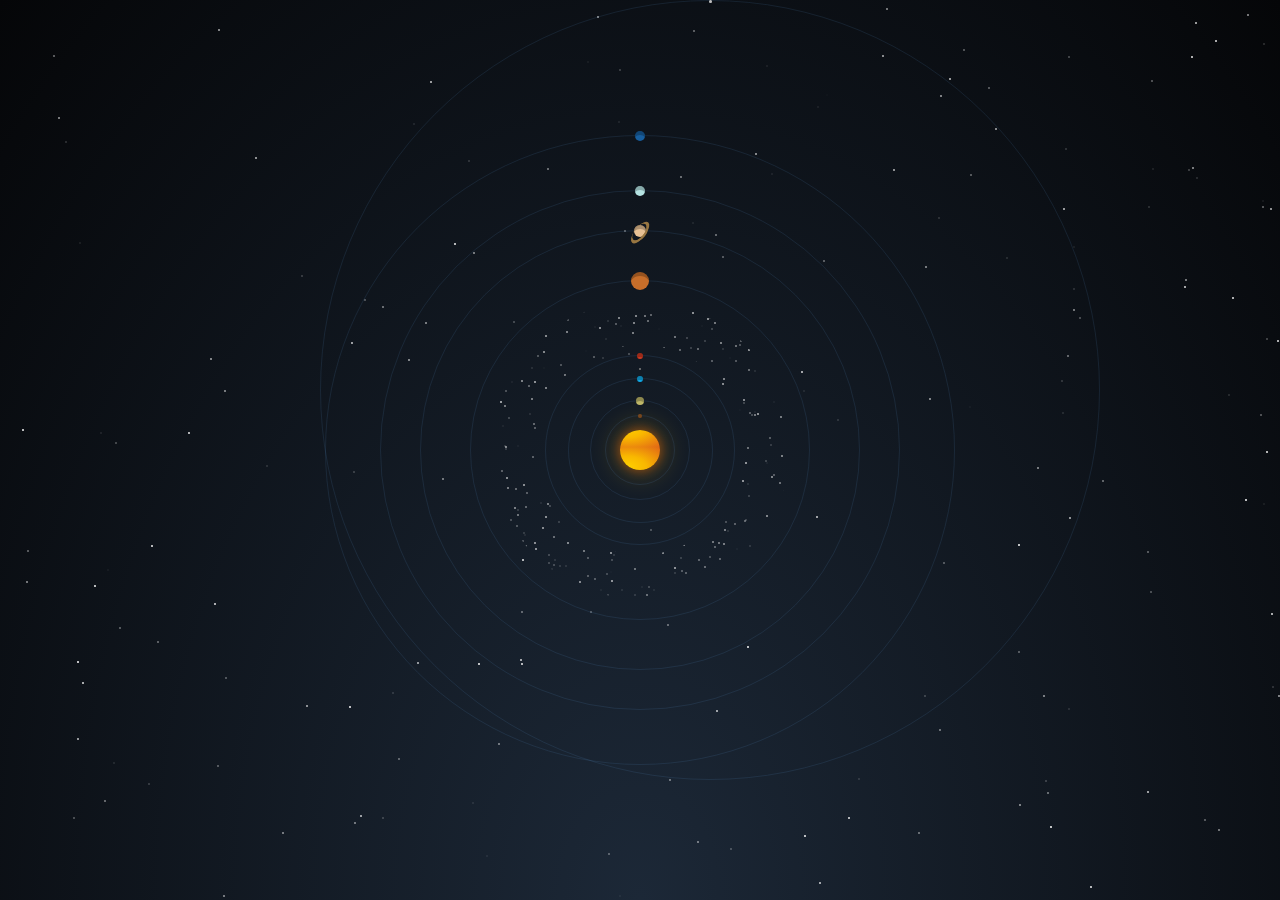
<file: 05-merge-styles/project-dist/index.html>
<!doctype html>
<html lang="en">
  <head>
    <meta charset="UTF-8" />
    <meta http-equiv="X-UA-Compatible" content="IE=edge" />
    <meta name="viewport" content="width=device-width, initial-scale=1.0" />
    <link rel="stylesheet" href="bundle.css" />
    <title>Solar system</title>
  </head>
  <body>
    <div class="solar-syst">
      <div class="sun"></div>
      <div class="mercury"></div>
      <div class="venus"></div>
      <div class="earth"></div>
      <div class="mars"></div>
      <div class="jupiter"></div>
      <div class="saturn"></div>
      <div class="uranus"></div>
      <div class="neptune"></div>
      <div class="pluto"></div>
      <div class="asteroids-belt"></div>
    </div>
  </body>
</html>
</file>
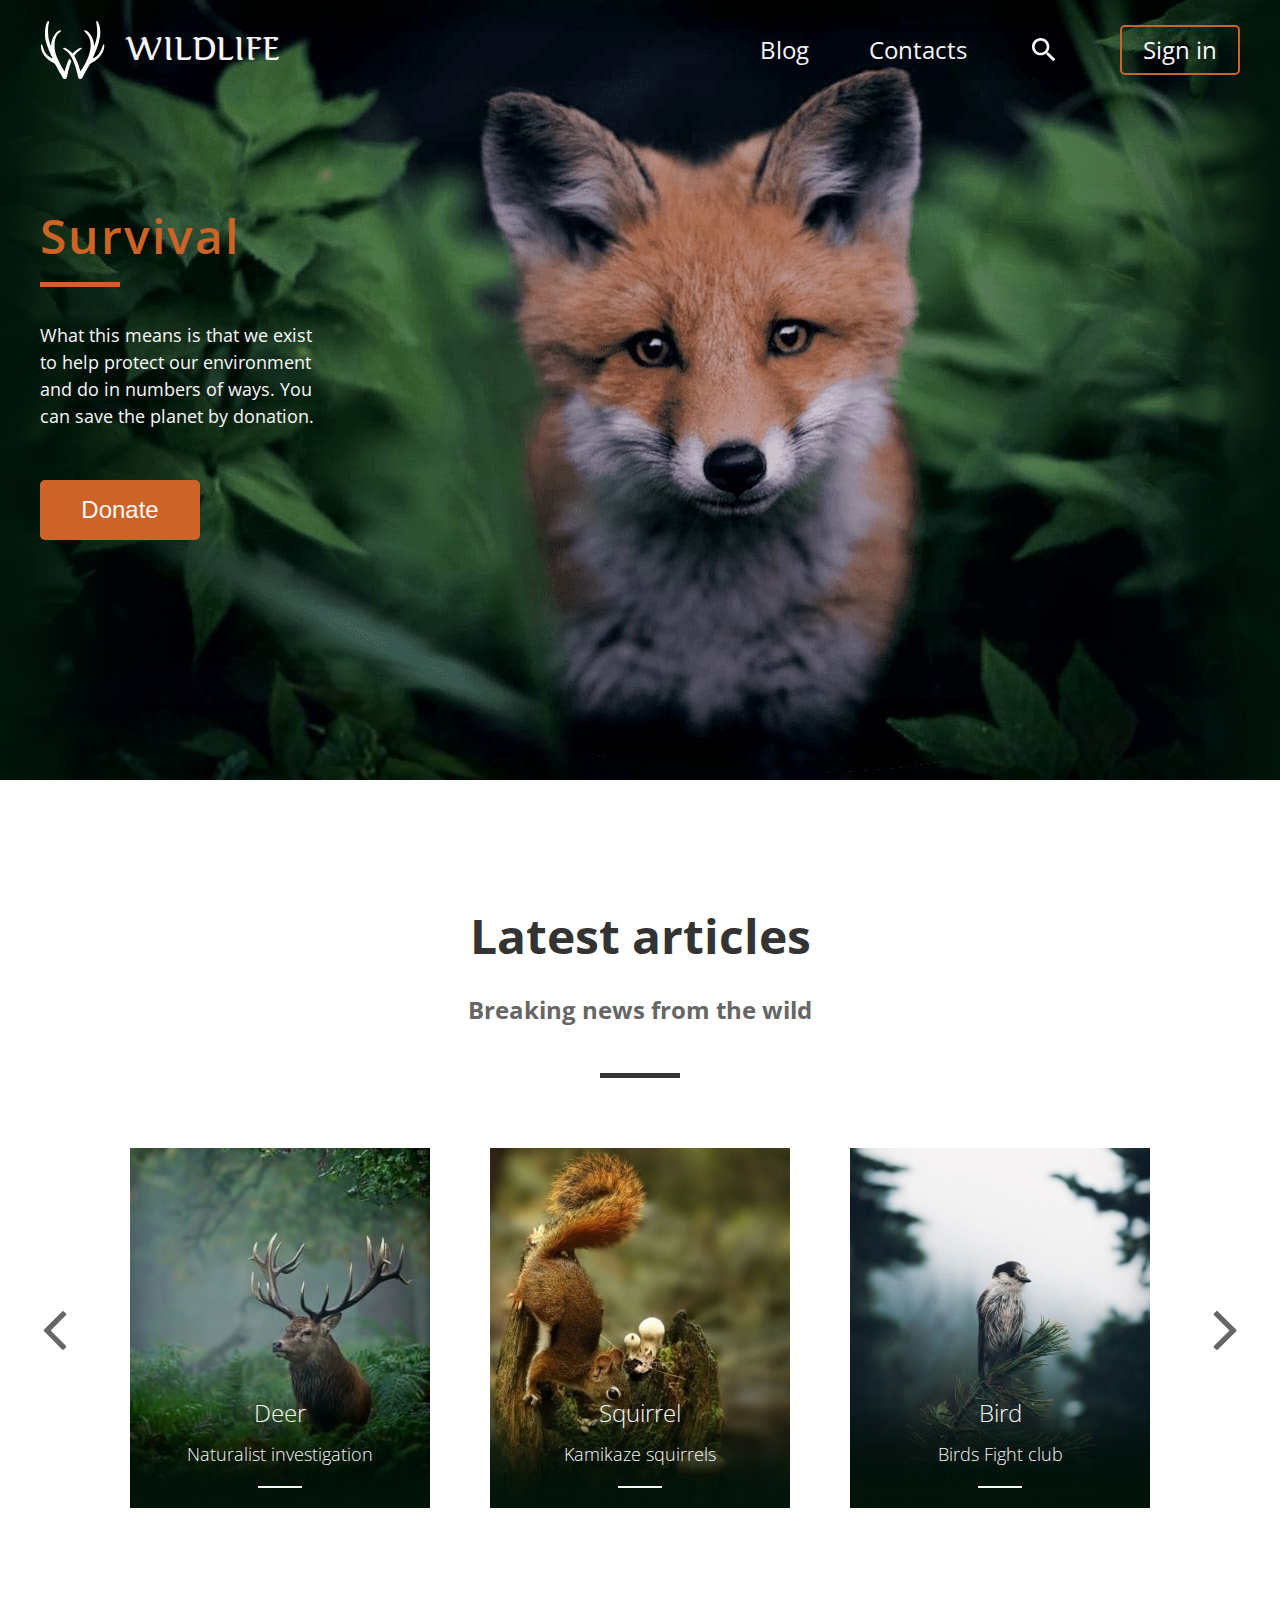
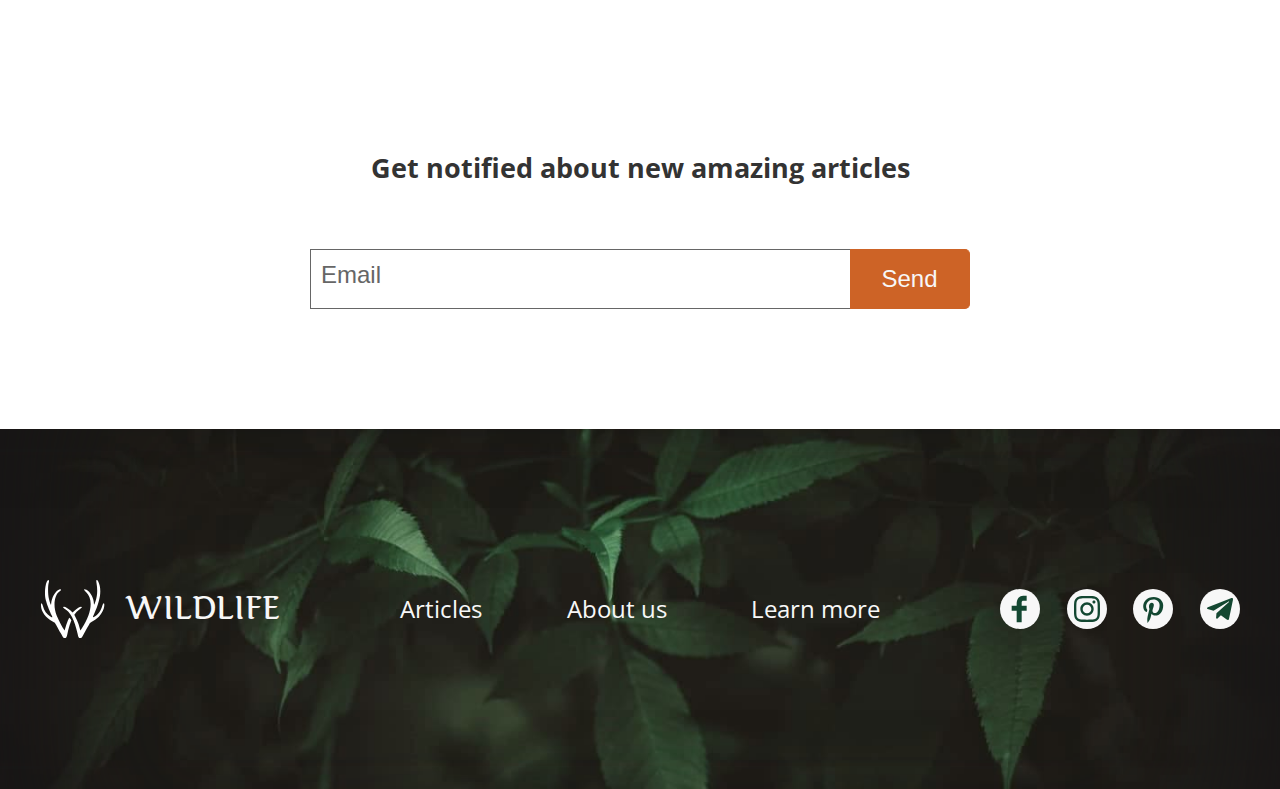
<file: 06-build-page/project-dist/index.html>
<!doctype html>
<html lang="en">
  <head>
    <meta charset="UTF-8" />
    <meta name="viewport" content="width=device-width, initial-scale=1.0" />
    <link
      href="https://fonts.googleapis.com/css2?family=Open+Sans:wght@100;300;400;600&display=swap"
      rel="stylesheet"
    />
    <link rel="stylesheet" href="style.css" />
    <title>wildlife</title>
  </head>
  <body>
    <header class="header">
      <div class="container">
        <div class="inner-container">
          <nav class="main-nav">
            <div class="logo">
              <div class="logo-icon"></div>
              <h1>wildlife</h1>
            </div>
            <ul class="nav-list">
              <li class="list-item"><a href="#">Blog</a></li>
              <li class="list-item"><a href="#">Contacts</a></li>
              <li class="list-item search"><a href="#"></a></li>
              <li class="list-item login"><a href="#">Sign in</a></li>
            </ul>
          </nav>
          <div class="header-promo">
            <h2 class="header-title">Survival</h2>
            <p class="header-text">
              What this means is that we exist to help protect our environment and
              do in numbers of ways. You can save the planet by donation.
            </p>
            <button class="header-button">Donate</button>
          </div>
        </div>
      </div>
    </header>
    <main class="main">
    <div class="container">
      <div class="inner-container">
        <h2 class="main-title">Latest articles</h2>
        <h3 class="main-subtitle">Breaking news from the wild</h3>
        <div class="slider">
          <a class="arrow arrow-left"></a>
          <div class="item item1">
            <a href="#">
              <h2 class="item-title">Deer</h2>
              <h3 class="item-subtitle">Naturalist investigation</h3>
            </a>
          </div>
          <div class="item item2">
            <a href="#">
              <h2 class="item-title">Squirrel</h2>
              <h3 class="item-subtitle">Kamikaze squirrels</h3>
            </a>
          </div>
          <div class="item item3">
            <a href="#">
              <h2 class="item-title">Bird</h2>
              <h3 class="item-subtitle">Birds Fight club</h3>
            </a>
          </div>
          <a class="arrow arrow-right"></a>
        </div>
        <div class="mail">
          <h2 class="mail-title">Get notified about new amazing articles</h2>
          <form action="#" method="post" class="mail-form">
            <input
              type="text"
              class="mail-input"
              placeholder="Email"
              required
              autofocus
            />
            <input type="submit" class="mail-button" value="Send" />
          </form>
        </div>
      </div>
    </div>
    </main>
    <footer class="footer">
      <div class="container">
        <div class="inner-container footer-inner-container">
          <div class="logo">
            <div class="logo-icon"></div>
            <h2>wildlife</h2>
          </div>
          <ul class="nav-list">
            <li class="list-item"><a href="#">Articles</a></li>
            <li class="list-item"><a href="#">About us</a></li>
            <li class="list-item"><a href="#">Learn more</a></li>
          </ul>
          <ul class="nav-list social-list">
            <li class="list-item social-item fb"><a href="#"></a></li>
            <li class="list-item social-item instagramm"><a href="#"></a></li>
            <li class="list-item social-item pinterest"><a href="#"></a></li>
            <li class="list-item social-item telegram"><a href="#"></a></li>
          </ul>
        </div>
      </div>
    </footer>
  </body>
</html>
</file>
<file: 05-merge-styles/project-dist/bundle.css>
*,
*:before,
*:after {
  padding: 0;
  margin: 0;
  box-sizing: border-box;
}

html,
body {
  height: 100%;
  width: 100%;
}

body {
  font:
    normal 1em/1.45em 'Helvetica Neue',
    Helvetica,
    Arial,
    sans-serif;
  -webkit-font-smoothing: antialiased;
  color: #fff;
  background: radial-gradient(ellipse at bottom, #1c2837 0%, #050608 100%);
  background-attachment: fixed;
}

.solar-syst {
  margin: 0 auto;
  width: 100%;
  height: 100%;
  position: relative;
}

.solar-syst:after {
  content: '';
  position: absolute;
  height: 2px;
  width: 2px;
  top: -2px;
  background: white;
  box-shadow:
    1617px 304px 0 0px rgba(255, 255, 255, 0.047),
    1067px 357px 0 0px rgba(255, 255, 255, 0.469),
    120px 1700px 0 0px rgba(255, 255, 255, 0.28),
    616px 1672px 0 0px rgba(255, 255, 255, 0.581),
    1534px 1337px 0 0px rgba(255, 255, 255, 0.518),
    716px 712px 0 0px rgba(255, 255, 255, 0.788),
    823px 1495px 0 0px rgba(255, 255, 255, 0.087),
    1585px 1302px 0 0px rgba(255, 255, 255, 0.015),
    1215px 42px 0 0px rgba(255, 255, 255, 0.884),
    77px 740px 0 0px rgba(255, 255, 255, 0.749),
    1591px 489px 0 0px rgba(255, 255, 255, 0.941),
    218px 31px 0 0px rgba(255, 255, 255, 0.658),
    1028px 1047px 0 0px rgba(255, 255, 255, 0.033),
    292px 1072px 0 0px rgba(255, 255, 255, 0.573),
    296px 1674px 0 0px rgba(255, 255, 255, 0.53),
    306px 707px 0 0px rgba(255, 255, 255, 0.689),
    1445px 1022px 0 0px rgba(255, 255, 255, 0.012),
    22px 431px 0 0px rgba(255, 255, 255, 0.96),
    669px 781px 0 0px rgba(255, 255, 255, 0.497),
    949px 80px 0 0px rgba(255, 255, 255, 0.77),
    82px 684px 0 0px rgba(255, 255, 255, 0.858),
    1060px 1197px 0 0px rgba(255, 255, 255, 0.786),
    1621px 716px 0 0px rgba(255, 255, 255, 0.302),
    1573px 518px 0 0px rgba(255, 255, 255, 0.183),
    1195px 24px 0 0px rgba(255, 255, 255, 0.783),
    266px 467px 0 0px rgba(255, 255, 255, 0.153),
    406px 1469px 0 0px rgba(255, 255, 255, 0.074),
    1317px 1217px 0 0px rgba(255, 255, 255, 0.145),
    1726px 1635px 0 0px rgba(255, 255, 255, 0.409),
    697px 1093px 0 0px rgba(255, 255, 255, 0.232),
    1692px 1306px 0 0px rgba(255, 255, 255, 0.989),
    803px 392px 0 0px rgba(255, 255, 255, 0.102),
    1348px 1408px 0 0px rgba(255, 255, 255, 0.781),
    1453px 1491px 0 0px rgba(255, 255, 255, 0.655),
    79px 1080px 0 0px rgba(255, 255, 255, 0.465),
    1012px 1456px 0 0px rgba(255, 255, 255, 0.855),
    766px 67px 0 0px rgba(255, 255, 255, 0.085),
    1058px 1651px 0 0px rgba(255, 255, 255, 0.855),
    1270px 210px 0 0px rgba(255, 255, 255, 0.725),
    245px 1169px 0 0px rgba(255, 255, 255, 0.308),
    353px 1479px 0 0px rgba(255, 255, 255, 0.966),
    521px 613px 0 0px rgba(255, 255, 255, 0.44),
    828px 1563px 0 0px rgba(255, 255, 255, 0.662),
    163px 1075px 0 0px rgba(255, 255, 255, 0.023),
    1727px 1600px 0 0px rgba(255, 255, 255, 0.884),
    420px 923px 0 0px rgba(255, 255, 255, 0.623),
    755px 155px 0 0px rgba(255, 255, 255, 0.656),
    576px 1156px 0 0px rgba(255, 255, 255, 0.668),
    170px 1245px 0 0px rgba(255, 255, 255, 0.898),
    1006px 259px 0 0px rgba(255, 255, 255, 0.146),
    408px 1308px 0 0px rgba(255, 255, 255, 0.527),
    1532px 1279px 0 0px rgba(255, 255, 255, 0.747),
    353px 473px 0 0px rgba(255, 255, 255, 0.221),
    1271px 615px 0 0px rgba(255, 255, 255, 0.867),
    606px 575px 0 0px rgba(255, 255, 255, 0.265),
    1069px 519px 0 0px rgba(255, 255, 255, 0.718),
    1732px 794px 0 0px rgba(255, 255, 255, 0.15),
    1345px 1073px 0 0px rgba(255, 255, 255, 0.828),
    1743px 1356px 0 0px rgba(255, 255, 255, 0.79),
    1658px 227px 0 0px rgba(255, 255, 255, 0.773),
    550px 1303px 0 0px rgba(255, 255, 255, 0.713),
    256px 1132px 0 0px rgba(255, 255, 255, 0.389),
    1457px 1188px 0 0px rgba(255, 255, 255, 0.42),
    1117px 1542px 0 0px rgba(255, 255, 255, 0.141),
    1061px 382px 0 0px rgba(255, 255, 255, 0.188),
    1019px 806px 0 0px rgba(255, 255, 255, 0.606),
    893px 1085px 0 0px rgba(255, 255, 255, 0.76),
    1620px 463px 0 0px rgba(255, 255, 255, 0.896),
    1262px 202px 0 0px rgba(255, 255, 255, 0.083),
    418px 1299px 0 0px rgba(255, 255, 255, 0.52),
    602px 359px 0 0px rgba(255, 255, 255, 0.173),
    168px 1068px 0 0px rgba(255, 255, 255, 0.342),
    448px 1065px 0 0px rgba(255, 255, 255, 0.809),
    953px 1686px 0 0px rgba(255, 255, 255, 0.232),
    730px 850px 0 0px rgba(255, 255, 255, 0.287),
    1569px 1715px 0 0px rgba(255, 255, 255, 0.052),
    468px 162px 0 0px rgba(255, 255, 255, 0.18),
    988px 89px 0 0px rgba(255, 255, 255, 0.387),
    1247px 16px 0 0px rgba(255, 255, 255, 0.592),
    1536px 1291px 0 0px rgba(255, 255, 255, 0.986),
    1068px 58px 0 0px rgba(255, 255, 255, 0.299),
    815px 1681px 0 0px rgba(255, 255, 255, 0.887),
    1471px 1586px 0 0px rgba(255, 255, 255, 0.333),
    1374px 1081px 0 0px rgba(255, 255, 255, 0.936),
    1254px 1545px 0 0px rgba(255, 255, 255, 0.042),
    990px 923px 0 0px rgba(255, 255, 255, 0.103),
    301px 277px 0 0px rgba(255, 255, 255, 0.221),
    1295px 627px 0 0px rgba(255, 255, 255, 0.058),
    1307px 353px 0 0px rgba(255, 255, 255, 0.024),
    801px 373px 0 0px rgba(255, 255, 255, 0.823),
    188px 434px 0 0px rgba(255, 255, 255, 0.903),
    498px 745px 0 0px rgba(255, 255, 255, 0.517),
    1600px 225px 0 0px rgba(255, 255, 255, 0.252),
    351px 344px 0 0px rgba(255, 255, 255, 0.78),
    223px 897px 0 0px rgba(255, 255, 255, 0.57),
    214px 605px 0 0px rgba(255, 255, 255, 0.881),
    1485px 51px 0 0px rgba(255, 255, 255, 0.108),
    1037px 469px 0 0px rgba(255, 255, 255, 0.582),
    1375px 848px 0 0px rgba(255, 255, 255, 0.385),
    590px 613px 0 0px rgba(255, 255, 255, 0.324),
    758px 1688px 0 0px rgba(255, 255, 255, 0.691),
    680px 178px 0 0px rgba(255, 255, 255, 0.503),
    943px 564px 0 0px rgba(255, 255, 255, 0.359),
    1431px 930px 0 0px rgba(255, 255, 255, 0.22),
    392px 694px 0 0px rgba(255, 255, 255, 0.166),
    79px 244px 0 0px rgba(255, 255, 255, 0.097),
    1073px 290px 0 0px rgba(255, 255, 255, 0.166),
    1692px 231px 0 0px rgba(255, 255, 255, 0.342),
    1414px 773px 0 0px rgba(255, 255, 255, 0.292),
    1274px 1411px 0 0px rgba(255, 255, 255, 0.654),
    995px 130px 0 0px rgba(255, 255, 255, 0.683),
    587px 1657px 0 0px rgba(255, 255, 255, 0.717),
    127px 927px 0 0px rgba(255, 255, 255, 0.545),
    224px 392px 0 0px rgba(255, 255, 255, 0.589),
    324px 1677px 0 0px rgba(255, 255, 255, 0.327),
    454px 245px 0 0px rgba(255, 255, 255, 0.933),
    479px 1379px 0 0px rgba(255, 255, 255, 0.241),
    655px 1650px 0 0px rgba(255, 255, 255, 0.646),
    217px 767px 0 0px rgba(255, 255, 255, 0.378),
    679px 1554px 0 0px rgba(255, 255, 255, 0.609),
    693px 32px 0 0px rgba(255, 255, 255, 0.423),
    1567px 1051px 0 0px rgba(255, 255, 255, 0.867),
    846px 951px 0 0px rgba(255, 255, 255, 0.711),
    268px 1175px 0 0px rgba(255, 255, 255, 0.09),
    816px 1052px 0 0px rgba(255, 255, 255, 0.103),
    478px 665px 0 0px rgba(255, 255, 255, 0.975),
    1517px 1006px 0 0px rgba(255, 255, 255, 0.33),
    1783px 1039px 0 0px rgba(255, 255, 255, 0.466),
    1608px 1461px 0 0px rgba(255, 255, 255, 0.595),
    382px 308px 0 0px rgba(255, 255, 255, 0.502),
    664px 1111px 0 0px rgba(255, 255, 255, 0.342),
    1447px 769px 0 0px rgba(255, 255, 255, 0.626),
    280px 1603px 0 0px rgba(255, 255, 255, 0.21),
    594px 1645px 0 0px rgba(255, 255, 255, 0.68),
    398px 760px 0 0px rgba(255, 255, 255, 0.418),
    128px 1475px 0 0px rgba(255, 255, 255, 0.252),
    245px 1653px 0 0px rgba(255, 255, 255, 0.989),
    724px 531px 0 0px rgba(255, 255, 255, 0.559),
    278px 945px 0 0px rgba(255, 255, 255, 0.625),
    1724px 1048px 0 0px rgba(255, 255, 255, 0.267),
    924px 1286px 0 0px rgba(255, 255, 255, 0.945),
    1331px 1028px 0 0px rgba(255, 255, 255, 0.624),
    1657px 1442px 0 0px rgba(255, 255, 255, 0.259),
    1527px 922px 0 0px rgba(255, 255, 255, 0.872),
    1266px 340px 0 0px rgba(255, 255, 255, 0.282),
    767px 1774px 0 0px rgba(255, 255, 255, 0.503),
    1484px 933px 0 0px rgba(255, 255, 255, 0.68),
    1185px 281px 0 0px rgba(255, 255, 255, 0.578),
    963px 51px 0 0px rgba(255, 255, 255, 0.376),
    1509px 1470px 0 0px rgba(255, 255, 255, 0.613),
    271px 1651px 0 0px rgba(255, 255, 255, 0.991),
    430px 83px 0 0px rgba(255, 255, 255, 0.782),
    821px 1358px 0 0px rgba(255, 255, 255, 0.627),
    255px 159px 0 0px rgba(255, 255, 255, 0.713),
    1073px 311px 0 0px rgba(255, 255, 255, 0.56),
    1295px 1651px 0 0px rgba(255, 255, 255, 0.473),
    895px 1002px 0 0px rgba(255, 255, 255, 0.8),
    1056px 1304px 0 0px rgba(255, 255, 255, 0.7),
    1518px 216px 0 0px rgba(255, 255, 255, 0.121),
    848px 819px 0 0px rgba(255, 255, 255, 0.894),
    1148px 208px 0 0px rgba(255, 255, 255, 0.173),
    1191px 58px 0 0px rgba(255, 255, 255, 0.904),
    1482px 617px 0 0px rgba(255, 255, 255, 0.079),
    1192px 169px 0 0px rgba(255, 255, 255, 0.621),
    433px 1423px 0 0px rgba(255, 255, 255, 0.559),
    1699px 448px 0 0px rgba(255, 255, 255, 0.643),
    423px 981px 0 0px rgba(255, 255, 255, 0.573),
    19px 1370px 0 0px rgba(255, 255, 255, 0.528),
    1441px 922px 0 0px rgba(255, 255, 255, 0.207),
    350px 942px 0 0px rgba(255, 255, 255, 0.075),
    1717px 1343px 0 0px rgba(255, 255, 255, 0.983),
    589px 1223px 0 0px rgba(255, 255, 255, 0.383),
    113px 764px 0 0px rgba(255, 255, 255, 0.118),
    911px 1151px 0 0px rgba(255, 255, 255, 0.484),
    1084px 1110px 0 0px rgba(255, 255, 255, 0.295),
    1050px 828px 0 0px rgba(255, 255, 255, 0.996),
    1278px 697px 0 0px rgba(255, 255, 255, 0.635),
    587px 63px 0 0px rgba(255, 255, 255, 0.063),
    766px 1192px 0 0px rgba(255, 255, 255, 0.569),
    1409px 1329px 0 0px rgba(255, 255, 255, 0.546),
    53px 57px 0 0px rgba(255, 255, 255, 0.439),
    998px 1029px 0 0px rgba(255, 255, 255, 0.492),
    1794px 50px 0 0px rgba(255, 255, 255, 0.826),
    1371px 296px 0 0px rgba(255, 255, 255, 0.848),
    1316px 974px 0 0px rgba(255, 255, 255, 0.127),
    1423px 988px 0 0px rgba(255, 255, 255, 0.558),
    545px 389px 0 0px rgba(255, 255, 255, 0.6),
    925px 268px 0 0px rgba(255, 255, 255, 0.579),
    1266px 453px 0 0px rgba(255, 255, 255, 0.931),
    382px 819px 0 0px rgba(255, 255, 255, 0.232),
    1023px 1191px 0 0px rgba(255, 255, 255, 0.749),
    1669px 670px 0 0px rgba(255, 255, 255, 0.192),
    1555px 894px 0 0px rgba(255, 255, 255, 0.02),
    1471px 1800px 0 0px rgba(255, 255, 255, 0.887),
    1793px 1725px 0 0px rgba(255, 255, 255, 0.155),
    1404px 1675px 0 0px rgba(255, 255, 255, 0.226),
    834px 1565px 0 0px rgba(255, 255, 255, 0.457),
    1203px 1311px 0 0px rgba(255, 255, 255, 0.532),
    8px 1645px 0 0px rgba(255, 255, 255, 0.656),
    1375px 653px 0 0px rgba(255, 255, 255, 0.456),
    1421px 1016px 0 0px rgba(255, 255, 255, 0.988),
    608px 855px 0 0px rgba(255, 255, 255, 0.376),
    893px 171px 0 0px rgba(255, 255, 255, 0.712),
    94px 587px 0 0px rgba(255, 255, 255, 0.955),
    1538px 676px 0 0px rgba(255, 255, 255, 0.364),
    837px 421px 0 0px rgba(255, 255, 255, 0.166),
    505px 448px 0 0px rgba(255, 255, 255, 0.625),
    939px 731px 0 0px rgba(255, 255, 255, 0.502),
    1788px 1121px 0 0px rgba(255, 255, 255, 0.177),
    135px 1324px 0 0px rgba(255, 255, 255, 0.836),
    1103px 1371px 0 0px rgba(255, 255, 255, 0.181),
    521px 665px 0 0px rgba(255, 255, 255, 0.911),
    1797px 1217px 0 0px rgba(255, 255, 255, 0.67),
    107px 571px 0 0px rgba(255, 255, 255, 0.055),
    644px 1445px 0 0px rgba(255, 255, 255, 0.084),
    1417px 1233px 0 0px rgba(255, 255, 255, 0.409),
    852px 1792px 0 0px rgba(255, 255, 255, 0.327),
    1423px 109px 0 0px rgba(255, 255, 255, 0.693),
    823px 262px 0 0px rgba(255, 255, 255, 0.404),
    1373px 836px 0 0px rgba(255, 255, 255, 0.09),
    593px 358px 0 0px rgba(255, 255, 255, 0.361),
    282px 834px 0 0px rgba(255, 255, 255, 0.555),
    1073px 248px 0 0px rgba(255, 255, 255, 0.082),
    1348px 186px 0 0px rgba(255, 255, 255, 0.721),
    210px 360px 0 0px rgba(255, 255, 255, 0.643),
    1063px 210px 0 0px rgba(255, 255, 255, 0.771),
    1699px 1624px 0 0px rgba(255, 255, 255, 0.959),
    315px 1120px 0 0px rgba(255, 255, 255, 0.933),
    190px 1644px 0 0px rgba(255, 255, 255, 0.401),
    1385px 711px 0 0px rgba(255, 255, 255, 0.867),
    1399px 234px 0 0px rgba(255, 255, 255, 0.534),
    1773px 1333px 0 0px rgba(255, 255, 255, 0.558),
    718px 1186px 0 0px rgba(255, 255, 255, 0.278),
    485px 998px 0 0px rgba(255, 255, 255, 0.691),
    1225px 1797px 0 0px rgba(255, 255, 255, 0.173),
    427px 1097px 0 0px rgba(255, 255, 255, 0.758),
    780px 1788px 0 0px rgba(255, 255, 255, 0.248),
    1403px 962px 0 0px rgba(255, 255, 255, 0.909),
    911px 1209px 0 0px rgba(255, 255, 255, 0.732),
    701px 994px 0 0px rgba(255, 255, 255, 0.426),
    176px 915px 0 0px rgba(255, 255, 255, 0.788),
    969px 408px 0 0px rgba(255, 255, 255, 0.043),
    1261px 1244px 0 0px rgba(255, 255, 255, 0.395),
    1228px 396px 0 0px rgba(255, 255, 255, 0.152),
    1079px 1079px 0 0px rgba(255, 255, 255, 0.194),
    1584px 144px 0 0px rgba(255, 255, 255, 0.623),
    1184px 288px 0 0px rgba(255, 255, 255, 0.851),
    1635px 278px 0 0px rgba(255, 255, 255, 0.396),
    1144px 1388px 0 0px rgba(255, 255, 255, 0.281),
    740px 1488px 0 0px rgba(255, 255, 255, 0.525),
    1484px 1505px 0 0px rgba(255, 255, 255, 0.608),
    828px 986px 0 0px rgba(255, 255, 255, 0.342),
    1482px 1242px 0 0px rgba(255, 255, 255, 0.045),
    1263px 45px 0 0px rgba(255, 255, 255, 0.179),
    104px 802px 0 0px rgba(255, 255, 255, 0.474),
    1686px 538px 0 0px rgba(255, 255, 255, 0.026),
    1601px 786px 0 0px rgba(255, 255, 255, 0.58),
    299px 1177px 0 0px rgba(255, 255, 255, 0.924),
    953px 1465px 0 0px rgba(255, 255, 255, 0.489),
    1458px 1395px 0 0px rgba(255, 255, 255, 0.06),
    1364px 1100px 0 0px rgba(255, 255, 255, 0.391),
    1727px 92px 0 0px rgba(255, 255, 255, 0.049),
    1603px 617px 0 0px rgba(255, 255, 255, 0.408),
    413px 125px 0 0px rgba(255, 255, 255, 0.109),
    1588px 1708px 0 0px rgba(255, 255, 255, 0.044),
    600px 591px 0 0px rgba(255, 255, 255, 0.07),
    417px 664px 0 0px rgba(255, 255, 255, 0.725),
    513px 931px 0 0px rgba(255, 255, 255, 0.406),
    367px 1394px 0 0px rgba(255, 255, 255, 0.814),
    1541px 1511px 0 0px rgba(255, 255, 255, 0.827),
    522px 561px 0 0px rgba(255, 255, 255, 0.898),
    1423px 636px 0 0px rgba(255, 255, 255, 0.569),
    354px 824px 0 0px rgba(255, 255, 255, 0.539),
    1402px 591px 0 0px rgba(255, 255, 255, 0.998),
    1644px 314px 0 0px rgba(255, 255, 255, 0.92),
    819px 884px 0 0px rgba(255, 255, 255, 0.802),
    1457px 737px 0 0px rgba(255, 255, 255, 0.908),
    1232px 299px 0 0px rgba(255, 255, 255, 0.901),
    1272px 688px 0 0px rgba(255, 255, 255, 0.193),
    29px 1771px 0 0px rgba(255, 255, 255, 0.826),
    771px 175px 0 0px rgba(255, 255, 255, 0.087),
    1245px 1715px 0 0px rgba(255, 255, 255, 0.313),
    1044px 1429px 0 0px rgba(255, 255, 255, 0.285),
    1002px 1615px 0 0px rgba(255, 255, 255, 0.791),
    1245px 501px 0 0px rgba(255, 255, 255, 0.983),
    848px 1503px 0 0px rgba(255, 255, 255, 0.174),
    384px 1278px 0 0px rgba(255, 255, 255, 0.503),
    1002px 950px 0 0px rgba(255, 255, 255, 0.641),
    826px 96px 0 0px rgba(255, 255, 255, 0.024),
    1188px 171px 0 0px rgba(255, 255, 255, 0.269),
    735px 1422px 0 0px rgba(255, 255, 255, 0.591),
    1613px 258px 0 0px rgba(255, 255, 255, 0.584),
    692px 224px 0 0px rgba(255, 255, 255, 0.093),
    77px 1523px 0 0px rgba(255, 255, 255, 0.178),
    1220px 1029px 0 0px rgba(255, 255, 255, 0.495),
    1543px 535px 0 0px rgba(255, 255, 255, 0.907),
    1745px 251px 0 0px rgba(255, 255, 255, 0.208),
    476px 1562px 0 0px rgba(255, 255, 255, 0.428),
    710px 1449px 0 0px rgba(255, 255, 255, 0.708),
    1536px 1122px 0 0px rgba(255, 255, 255, 0.547),
    1245px 1489px 0 0px rgba(255, 255, 255, 0.82),
    128px 903px 0 0px rgba(255, 255, 255, 0.045),
    1462px 1775px 0 0px rgba(255, 255, 255, 0.086),
    1262px 208px 0 0px rgba(255, 255, 255, 0.414),
    364px 301px 0 0px rgba(255, 255, 255, 0.337),
    617px 1724px 0 0px rgba(255, 255, 255, 0.7),
    193px 1550px 0 0px rgba(255, 255, 255, 0.749),
    1419px 396px 0 0px rgba(255, 255, 255, 0.61),
    349px 1006px 0 0px rgba(255, 255, 255, 0.042),
    73px 819px 0 0px rgba(255, 255, 255, 0.329),
    1291px 1616px 0 0px rgba(255, 255, 255, 0.559),
    1688px 1685px 0 0px rgba(255, 255, 255, 0.687),
    645px 1670px 0 0px rgba(255, 255, 255, 0.644),
    929px 400px 0 0px rgba(255, 255, 255, 0.628),
    1047px 794px 0 0px rgba(255, 255, 255, 0.484),
    1204px 821px 0 0px rgba(255, 255, 255, 0.393),
    1629px 374px 0 0px rgba(255, 255, 255, 0.091),
    957px 991px 0 0px rgba(255, 255, 255, 0.214),
    1196px 179px 0 0px rgba(255, 255, 255, 0.166),
    1717px 795px 0 0px rgba(255, 255, 255, 0.726),
    1236px 1511px 0 0px rgba(255, 255, 255, 0.27),
    650px 531px 0 0px rgba(255, 255, 255, 0.309),
    1656px 972px 0 0px rgba(255, 255, 255, 0.798),
    1147px 1676px 0 0px rgba(255, 255, 255, 0.908),
    1339px 248px 0 0px rgba(255, 255, 255, 0.251),
    619px 71px 0 0px rgba(255, 255, 255, 0.234),
    1611px 655px 0 0px rgba(255, 255, 255, 0.68),
    77px 663px 0 0px rgba(255, 255, 255, 0.992),
    924px 697px 0 0px rgba(255, 255, 255, 0.236),
    1195px 1422px 0 0px rgba(255, 255, 255, 0.346),
    1644px 708px 0 0px rgba(255, 255, 255, 0.335),
    1447px 637px 0 0px rgba(255, 255, 255, 0.639),
    408px 361px 0 0px rgba(255, 255, 255, 0.636),
    959px 1239px 0 0px rgba(255, 255, 255, 0.006),
    56px 1714px 0 0px rgba(255, 255, 255, 0.868),
    1079px 319px 0 0px rgba(255, 255, 255, 0.325),
    1597px 1px 0 0px rgba(255, 255, 255, 0.497),
    722px 258px 0 0px rgba(255, 255, 255, 0.386),
    1278px 1737px 0 0px rgba(255, 255, 255, 0.015),
    938px 219px 0 0px rgba(255, 255, 255, 0.169),
    1669px 1758px 0 0px rgba(255, 255, 255, 0.109),
    157px 643px 0 0px rgba(255, 255, 255, 0.425),
    472px 804px 0 0px rgba(255, 255, 255, 0.107),
    618px 123px 0 0px rgba(255, 255, 255, 0.101),
    547px 170px 0 0px rgba(255, 255, 255, 0.496),
    697px 843px 0 0px rgba(255, 255, 255, 0.539),
    966px 1545px 0 0px rgba(255, 255, 255, 0.096),
    486px 857px 0 0px rgba(255, 255, 255, 0.087),
    276px 1149px 0 0px rgba(255, 255, 255, 0.198),
    1260px 416px 0 0px rgba(255, 255, 255, 0.368),
    201px 1706px 0 0px rgba(255, 255, 255, 0.543),
    26px 583px 0 0px rgba(255, 255, 255, 0.571),
    1074px 1632px 0 0px rgba(255, 255, 255, 0.172),
    1773px 1280px 0 0px rgba(255, 255, 255, 0.247),
    1355px 1329px 0 0px rgba(255, 255, 255, 0.509),
    1773px 323px 0 0px rgba(255, 255, 255, 0.466),
    1328px 1367px 0 0px rgba(255, 255, 255, 0.433),
    369px 912px 0 0px rgba(255, 255, 255, 0.136),
    261px 1288px 0 0px rgba(255, 255, 255, 0.629),
    1152px 170px 0 0px rgba(255, 255, 255, 0.108),
    72px 1122px 0 0px rgba(255, 255, 255, 0.73),
    560px 1170px 0 0px rgba(255, 255, 255, 0.938),
    407px 1319px 0 0px rgba(255, 255, 255, 0.438),
    918px 834px 0 0px rgba(255, 255, 255, 0.474),
    285px 1652px 0 0px rgba(255, 255, 255, 0.207),
    1344px 391px 0 0px rgba(255, 255, 255, 0.143),
    1745px 145px 0 0px rgba(255, 255, 255, 0.191),
    1776px 749px 0 0px rgba(255, 255, 255, 0.4),
    534px 1795px 0 0px rgba(255, 255, 255, 0.627),
    858px 780px 0 0px rgba(255, 255, 255, 0.155),
    726px 1604px 0 0px rgba(255, 255, 255, 0.053),
    1390px 242px 0 0px rgba(255, 255, 255, 0.914),
    1151px 82px 0 0px rgba(255, 255, 255, 0.371),
    676px 1151px 0 0px rgba(255, 255, 255, 0.337),
    1150px 593px 0 0px rgba(255, 255, 255, 0.335),
    1374px 1175px 0 0px rgba(255, 255, 255, 0.306),
    1294px 600px 0 0px rgba(255, 255, 255, 0.019),
    901px 1757px 0 0px rgba(255, 255, 255, 0.361),
    816px 518px 0 0px rgba(255, 255, 255, 0.801),
    1065px 150px 0 0px rgba(255, 255, 255, 0.192),
    371px 1688px 0 0px rgba(255, 255, 255, 0.611),
    715px 236px 0 0px rgba(255, 255, 255, 0.467),
    1040px 1117px 0 0px rgba(255, 255, 255, 0.423),
    1043px 697px 0 0px rgba(255, 255, 255, 0.591),
    1531px 929px 0 0px rgba(255, 255, 255, 0.707),
    881px 1583px 0 0px rgba(255, 255, 255, 0.07),
    341px 1702px 0 0px rgba(255, 255, 255, 0.764),
    1670px 1011px 0 0px rgba(255, 255, 255, 0.605),
    1552px 914px 0 0px rgba(255, 255, 255, 0.7),
    1431px 113px 0 0px rgba(255, 255, 255, 0.039),
    268px 1547px 0 0px rgba(255, 255, 255, 0.792),
    1412px 951px 0 0px rgba(255, 255, 255, 0.726),
    1123px 1057px 0 0px rgba(255, 255, 255, 0.098),
    1090px 888px 0 0px rgba(255, 255, 255, 0.927),
    442px 480px 0 0px rgba(255, 255, 255, 0.547),
    669px 1021px 0 0px rgba(255, 255, 255, 0.799),
    1205px 1318px 0 0px rgba(255, 255, 255, 0.166),
    1449px 580px 0 0px rgba(255, 255, 255, 0.995),
    1055px 1614px 0 0px rgba(255, 255, 255, 0.888),
    539px 1237px 0 0px rgba(255, 255, 255, 0.666),
    24px 1705px 0 0px rgba(255, 255, 255, 0.481),
    619px 897px 0 0px rgba(255, 255, 255, 0.064),
    1161px 1628px 0 0px rgba(255, 255, 255, 0.264),
    691px 1487px 0 0px rgba(255, 255, 255, 0.354),
    1464px 667px 0 0px rgba(255, 255, 255, 0.766),
    940px 97px 0 0px rgba(255, 255, 255, 0.628),
    1200px 1454px 0 0px rgba(255, 255, 255, 0.484),
    1797px 1755px 0 0px rgba(255, 255, 255, 0.553),
    1716px 1133px 0 0px rgba(255, 255, 255, 0.408),
    1499px 1743px 0 0px rgba(255, 255, 255, 0.322),
    1703px 42px 0 0px rgba(255, 255, 255, 0.83),
    1236px 1194px 0 0px rgba(255, 255, 255, 0.824),
    360px 817px 0 0px rgba(255, 255, 255, 0.769),
    1132px 1174px 0 0px rgba(255, 255, 255, 0.17),
    320px 1515px 0 0px rgba(255, 255, 255, 0.641),
    1436px 69px 0 0px rgba(255, 255, 255, 0.63),
    1629px 556px 0 0px rgba(255, 255, 255, 0.919),
    473px 254px 0 0px rgba(255, 255, 255, 0.564),
    279px 1491px 0 0px rgba(255, 255, 255, 0.41),
    886px 10px 0 0px rgba(255, 255, 255, 0.565),
    147px 1026px 0 0px rgba(255, 255, 255, 0.386),
    1502px 408px 0 0px rgba(255, 255, 255, 0.246),
    500px 403px 0 0px rgba(255, 255, 255, 0.759),
    1749px 1252px 0 0px rgba(255, 255, 255, 0.989),
    970px 176px 0 0px rgba(255, 255, 255, 0.392),
    100px 434px 0 0px rgba(255, 255, 255, 0.102),
    1656px 1563px 0 0px rgba(255, 255, 255, 0.095),
    1682px 1773px 0 0px rgba(255, 255, 255, 0.895),
    466px 1750px 0 0px rgba(255, 255, 255, 0.362),
    532px 1355px 0 0px rgba(255, 255, 255, 0.045),
    959px 972px 0 0px rgba(255, 255, 255, 0.13),
    1263px 505px 0 0px rgba(255, 255, 255, 0.087),
    1546px 375px 0 0px rgba(255, 255, 255, 0.253),
    345px 1786px 0 0px rgba(255, 255, 255, 0.537),
    1147px 553px 0 0px rgba(255, 255, 255, 0.399),
    303px 1423px 0 0px rgba(255, 255, 255, 0.051),
    649px 450px 0 0px rgba(255, 255, 255, 0.73),
    115px 444px 0 0px rgba(255, 255, 255, 0.299),
    1218px 831px 0 0px rgba(255, 255, 255, 0.545),
    225px 679px 0 0px rgba(255, 255, 255, 0.357),
    1763px 31px 0 0px rgba(255, 255, 255, 0.887),
    1370px 1311px 0 0px rgba(255, 255, 255, 0.031),
    1018px 653px 0 0px rgba(255, 255, 255, 0.383),
    1800px 280px 0 0px rgba(255, 255, 255, 0.651),
    1142px 1264px 0 0px rgba(255, 255, 255, 0.263),
    1532px 498px 0 0px rgba(255, 255, 255, 0.144),
    349px 708px 0 0px rgba(255, 255, 255, 0.973),
    804px 837px 0 0px rgba(255, 255, 255, 0.966),
    399px 1692px 0 0px rgba(255, 255, 255, 0.779),
    1553px 259px 0 0px rgba(255, 255, 255, 0.491),
    733px 1660px 0 0px rgba(255, 255, 255, 0.185),
    1613px 61px 0 0px rgba(255, 255, 255, 0.309),
    1147px 793px 0 0px rgba(255, 255, 255, 0.793),
    1682px 1127px 0 0px rgba(255, 255, 255, 0.851),
    765px 948px 0 0px rgba(255, 255, 255, 0.57),
    237px 1287px 0 0px rgba(255, 255, 255, 0.54),
    659px 1608px 0 0px rgba(255, 255, 255, 0.106),
    513px 323px 0 0px rgba(255, 255, 255, 0.278),
    628px 355px 0 0px rgba(255, 255, 255, 0.295),
    747px 648px 0 0px rgba(255, 255, 255, 0.964),
    119px 629px 0 0px rgba(255, 255, 255, 0.391),
    151px 547px 0 0px rgba(255, 255, 255, 0.936),
    807px 1587px 0 0px rgba(255, 255, 255, 0.754),
    667px 626px 0 0px rgba(255, 255, 255, 0.456),
    1732px 322px 0 0px rgba(255, 255, 255, 0.309),
    1421px 935px 0 0px rgba(255, 255, 255, 0.06),
    148px 785px 0 0px rgba(255, 255, 255, 0.213),
    1025px 1468px 0 0px rgba(255, 255, 255, 0.98),
    1590px 1612px 0 0px rgba(255, 255, 255, 0.362),
    1367px 176px 0 0px rgba(255, 255, 255, 0.915),
    817px 108px 0 0px rgba(255, 255, 255, 0.077),
    1183px 1434px 0 0px rgba(255, 255, 255, 0.697),
    1102px 482px 0 0px rgba(255, 255, 255, 0.454),
    882px 57px 0 0px rgba(255, 255, 255, 0.693),
    624px 232px 0 0px rgba(255, 255, 255, 0.39),
    225px 1280px 0 0px rgba(255, 255, 255, 0.105),
    1062px 414px 0 0px rgba(255, 255, 255, 0.135),
    1304px 1263px 0 0px rgba(255, 255, 255, 0.245),
    2px 1219px 0 0px rgba(255, 255, 255, 0.367),
    65px 143px 0 0px rgba(255, 255, 255, 0.181),
    58px 119px 0 0px rgba(255, 255, 255, 0.605),
    597px 18px 0 0px rgba(255, 255, 255, 0.621),
    1713px 1592px 0 0px rgba(255, 255, 255, 0.541),
    12px 1518px 0 0px rgba(255, 255, 255, 0.876),
    1514px 1745px 0 0px rgba(255, 255, 255, 0.101),
    1068px 710px 0 0px rgba(255, 255, 255, 0.145),
    318px 1211px 0 0px rgba(255, 255, 255, 0.963),
    520px 661px 0 0px rgba(255, 255, 255, 0.812),
    312px 1760px 0 0px rgba(255, 255, 255, 0.619),
    1446px 1156px 0 0px rgba(255, 255, 255, 0.644),
    1045px 782px 0 0px rgba(255, 255, 255, 0.239),
    27px 552px 0 0px rgba(255, 255, 255, 0.415),
    1277px 342px 0 0px rgba(255, 255, 255, 0.896),
    1632px 1498px 0 0px rgba(255, 255, 255, 0.401),
    425px 324px 0 0px rgba(255, 255, 255, 0.576),
    1426px 454px 0 0px rgba(255, 255, 255, 0.651),
    1018px 546px 0 0px rgba(255, 255, 255, 0.99),
    131px 1327px 0 0px rgba(255, 255, 255, 0.086),
    1515px 355px 0 0px rgba(255, 255, 255, 0.464),
    1190px 1394px 0 0px rgba(255, 255, 255, 0.357);
  border-radius: 100px;
}
.solar-syst div {
  border-radius: 1000px;
  top: 50%;
  left: 50%;
  position: absolute;
  z-index: 999;
}

.solar-syst div:not(.sun) {
  border: 1px solid rgba(102, 166, 229, 0.12);
}

.solar-syst div:not(.sun):before {
  left: 50%;
  border-radius: 100px;
  content: '';
  position: absolute;
}

.solar-syst div:not(.asteroids-belt):before {
  box-shadow: inset 0 6px 0 -2px rgba(0, 0, 0, 0.25);
}

.sun {
  background: radial-gradient(
    ellipse at center,
    #ffd000 1%,
    #f9b700 39%,
    #f9b700 39%,
    #e06317 100%
  );
  height: 40px;
  width: 40px;
  margin-top: -20px;
  margin-left: -20px;
  background-clip: padding-box;
  border: 0 !important;
  background-position: -28px -103px;
  background-size: 175%;
  box-shadow:
    0 0 10px 2px rgba(255, 107, 0, 0.4),
    0 0 22px 11px rgba(255, 203, 0, 0.13);
}

.mercury {
  height: 70px;
  width: 70px;
  margin-top: -35px;
  margin-left: -35px;
  animation: orb 7.18673s linear infinite;
}

.mercury:before {
  height: 4px;
  width: 4px;
  background: #9f5e26;
  margin-top: -2px;
  margin-left: -2px;
}

.venus {
  height: 100px;
  width: 100px;
  margin-top: -50px;
  margin-left: -50px;
  animation: orb 18.45553s linear infinite;
}

.venus:before {
  height: 8px;
  width: 8px;
  background: #beb768;
  margin-top: -4px;
  margin-left: -4px;
}

.earth {
  height: 145px;
  width: 145px;
  margin-top: -72.5px;
  margin-left: -72.5px;
  animation: orb 30s linear infinite;
}

.earth:before {
  height: 6px;
  width: 6px;
  background: #11abe9;
  margin-top: -3px;
  margin-left: -3px;
}

.earth:after {
  position: absolute;
  content: '';
  height: 18px;
  width: 18px;
  left: 50%;
  top: 0px;
  margin-left: -9px;
  margin-top: -9px;
  border-radius: 100px;
  box-shadow: 0 -10px 0 -8px grey;
  animation: orb 2.24404s linear infinite;
}

.mars {
  height: 190px;
  width: 190px;
  margin-top: -95px;
  margin-left: -95px;
  animation: orb 56.42613s linear infinite;
}

.mars:before {
  height: 6px;
  width: 6px;
  background: #cf3921;
  margin-top: -3px;
  margin-left: -3px;
}

.jupiter {
  height: 340px;
  width: 340px;
  margin-top: -170px;
  margin-left: -170px;
  animation: orb 355.72282s linear infinite;
}

.jupiter:before {
  height: 18px;
  width: 18px;
  background: #c76e2a;
  margin-top: -9px;
  margin-left: -9px;
}

.saturn {
  height: 440px;
  width: 440px;
  margin-top: -220px;
  margin-left: -220px;
  animation: orb 882.69525s linear infinite;
}

.saturn:before {
  height: 12px;
  width: 12px;
  background: #e7c194;
  margin-top: -6px;
  margin-left: -6px;
}

.saturn:after {
  position: absolute;
  content: '';
  height: 2.34%;
  width: 4.676%;
  left: 50%;
  top: 0px;
  transform: rotateZ(-52deg);
  margin-left: -2.3%;
  margin-top: -1.2%;
  border-radius: 50% 50% 50% 50%;
  box-shadow:
    0 1px 0 1px #987641,
    3px 1px 0 #987641,
    -3px 1px 0 #987641;
  animation: orb 882.69525s linear infinite;
  animation-direction: reverse;
  transform-origin: 52% 60%;
}

.uranus {
  height: 520px;
  width: 520px;
  margin-top: -260px;
  margin-left: -260px;
  animation: orb 2512.4002s linear infinite;
}

.uranus:before {
  height: 10px;
  width: 10px;
  background: #b5e3e3;
  margin-top: -5px;
  margin-left: -5px;
}

.neptune {
  height: 630px;
  width: 630px;
  margin-top: -315px;
  margin-left: -315px;
  animation: orb 4911.78386s linear infinite;
}

.neptune:before {
  height: 10px;
  width: 10px;
  background: #175e9e;
  margin-top: -5px;
  margin-left: -5px;
}

.asteroids-belt {
  opacity: 0.7;
  border-color: transparent !important;
  height: 300px;
  width: 300px;
  margin-top: -150px;
  margin-left: -150px;
  animation: orb 179.95583s linear infinite;
  overflow: hidden;
}

.asteroids-belt:before {
  top: 50%;
  height: 210px;
  width: 210px;
  margin-left: -105px;
  margin-top: -105px;
  background: transparent;
  border-radius: 140px !important;
  box-shadow:
    4px -101px 0 -104px rgba(255, 255, 255, 0.184),
    -56px -85px 0 -104px rgba(255, 255, 255, 0.201),
    -99px 135px 0 -104px rgba(255, 255, 255, 0.636),
    13px -90px 0 -104px rgba(255, 255, 255, 0.821),
    -128px -68px 0 -104px rgba(255, 255, 255, 0.09),
    66px -46px 0 -104px rgba(255, 255, 255, 0.602),
    68px -139px 0 -104px rgba(255, 255, 255, 0.461),
    127px 13px 0 -104px rgba(255, 255, 255, 0.084),
    0px -70px 0 -104px rgba(255, 255, 255, 0.635),
    59px -71px 0 -104px rgba(255, 255, 255, 0.508),
    9px -34px 0 -104px rgba(255, 255, 255, 0.802),
    6px -38px 0 -104px rgba(255, 255, 255, 0.6),
    -29px 103px 0 -104px rgba(255, 255, 255, 0.914),
    -79px -85px 0 -104px rgba(255, 255, 255, 0.474),
    72px -121px 0 -104px rgba(255, 255, 255, 0.37),
    84px -71px 0 -104px rgba(255, 255, 255, 0.862),
    -65px 145px 0 -104px rgba(255, 255, 255, 0.715),
    118px 102px 0 -104px rgba(255, 255, 255, 0.619),
    -38px 63px 0 -104px rgba(255, 255, 255, 0.132),
    121px -131px 0 -104px rgba(255, 255, 255, 0.933),
    68px -131px 0 -104px rgba(255, 255, 255, 0.955),
    87px 125px 0 -104px rgba(255, 255, 255, 0.72),
    19px -121px 0 -104px rgba(255, 255, 255, 0.038),
    85px -23px 0 -104px rgba(255, 255, 255, 0.79),
    9px 137px 0 -104px rgba(255, 255, 255, 0.369),
    97px 99px 0 -104px rgba(255, 255, 255, 0.066),
    -34px -86px 0 -104px rgba(255, 255, 255, 0.836),
    -34px 42px 0 -104px rgba(255, 255, 255, 0.204),
    -5px -16px 0 -104px rgba(255, 255, 255, 0.185),
    96px -104px 0 -104px rgba(255, 255, 255, 0.708),
    74px -18px 0 -104px rgba(255, 255, 255, 0.629),
    -141px -123px 0 -104px rgba(255, 255, 255, 0.393),
    -99px -125px 0 -104px rgba(255, 255, 255, 0.347),
    38px 10px 0 -104px rgba(255, 255, 255, 0.33),
    132px -109px 0 -104px rgba(255, 255, 255, 0.483),
    26px -35px 0 -104px rgba(255, 255, 255, 0.194),
    104px -139px 0 -104px rgba(255, 255, 255, 0.971),
    2px 137px 0 -104px rgba(255, 255, 255, 0.096),
    -140px 76px 0 -104px rgba(255, 255, 255, 0.724),
    73px 92px 0 -104px rgba(255, 255, 255, 0.746),
    -2px 102px 0 -104px rgba(255, 255, 255, 0.093),
    -131px 88px 0 -104px rgba(255, 255, 255, 0.652),
    106px 70px 0 -104px rgba(255, 255, 255, 0.324),
    -32px -35px 0 -104px rgba(255, 255, 255, 0.078),
    104px -47px 0 -104px rgba(255, 255, 255, 0.354),
    -52px 126px 0 -104px rgba(255, 255, 255, 0.525),
    39px 44px 0 -104px rgba(255, 255, 255, 0.415),
    -140px 136px 0 -104px rgba(255, 255, 255, 0.829),
    134px -48px 0 -104px rgba(255, 255, 255, 0.081),
    -108px -51px 0 -104px rgba(255, 255, 255, 0.81),
    108px -2px 0 -104px rgba(255, 255, 255, 0.701),
    61px 39px 0 -104px rgba(255, 255, 255, 0.966),
    -91px 113px 0 -104px rgba(255, 255, 255, 0.365),
    134px -73px 0 -104px rgba(255, 255, 255, 0.32),
    31px -21px 0 -104px rgba(255, 255, 255, 0.567),
    79px 93px 0 -104px rgba(255, 255, 255, 0.721),
    -36px 73px 0 -104px rgba(255, 255, 255, 0.003),
    -135px -4px 0 -104px rgba(255, 255, 255, 0.252),
    -92px 119px 0 -104px rgba(255, 255, 255, 0.89),
    145px 45px 0 -104px rgba(255, 255, 255, 0.76),
    98px -8px 0 -104px rgba(255, 255, 255, 0.603),
    -102px 138px 0 -104px rgba(255, 255, 255, 0.561),
    15px -46px 0 -104px rgba(255, 255, 255, 0.14),
    114px 116px 0 -104px rgba(255, 255, 255, 0.506),
    34px 22px 0 -104px rgba(255, 255, 255, 0.867),
    3px -5px 0 -104px rgba(255, 255, 255, 0.62),
    60px 31px 0 -104px rgba(255, 255, 255, 0.118),
    101px -109px 0 -104px rgba(255, 255, 255, 0.565),
    83px -66px 0 -104px rgba(255, 255, 255, 0.95),
    2px 66px 0 -104px rgba(255, 255, 255, 0.725),
    -44px -74px 0 -104px rgba(255, 255, 255, 0.888),
    -105px -22px 0 -104px rgba(255, 255, 255, 0.543),
    -122px 60px 0 -104px rgba(255, 255, 255, 0.252),
    -52px 108px 0 -104px rgba(255, 255, 255, 0.493),
    -17px -103px 0 -104px rgba(255, 255, 255, 0.726),
    55px 76px 0 -104px rgba(255, 255, 255, 0.256),
    -15px -9px 0 -104px rgba(255, 255, 255, 0.369),
    103px 31px 0 -104px rgba(255, 255, 255, 0.996),
    37px 62px 0 -104px rgba(255, 255, 255, 0.746),
    22px 35px 0 -104px rgba(255, 255, 255, 0.72),
    51px -102px 0 -104px rgba(255, 255, 255, 0.32),
    84px 94px 0 -104px rgba(255, 255, 255, 0.804),
    141px -33px 0 -104px rgba(255, 255, 255, 0.798),
    -135px -44px 0 -104px rgba(255, 255, 255, 0.805),
    -32px 145px 0 -104px rgba(255, 255, 255, 0.32),
    -12px -17px 0 -104px rgba(255, 255, 255, 0.477),
    24px -82px 0 -104px rgba(255, 255, 255, 0.428),
    112px -35px 0 -104px rgba(255, 255, 255, 0.413),
    -24px -55px 0 -104px rgba(255, 255, 255, 0.968),
    124px 98px 0 -104px rgba(255, 255, 255, 0.937),
    58px -49px 0 -104px rgba(255, 255, 255, 0.408),
    85px 46px 0 -104px rgba(255, 255, 255, 0.406),
    110px 96px 0 -104px rgba(255, 255, 255, 0.229),
    59px 83px 0 -104px rgba(255, 255, 255, 0.569),
    -58px -6px 0 -104px rgba(255, 255, 255, 0.588),
    -90px 27px 0 -104px rgba(255, 255, 255, 0.874),
    61px 41px 0 -104px rgba(255, 255, 255, 0.167),
    109px -100px 0 -104px rgba(255, 255, 255, 0.969),
    61px 54px 0 -104px rgba(255, 255, 255, 0.251),
    -8px 12px 0 -104px rgba(255, 255, 255, 0.705),
    -66px 55px 0 -104px rgba(255, 255, 255, 0.459),
    -5px 119px 0 -104px rgba(255, 255, 255, 0.708),
    138px -98px 0 -104px rgba(255, 255, 255, 0.131),
    62px -46px 0 -104px rgba(255, 255, 255, 0.033),
    -92px 54px 0 -104px rgba(255, 255, 255, 0.818),
    83px -101px 0 -104px rgba(255, 255, 255, 0.217),
    58px 70px 0 -104px rgba(255, 255, 255, 0.372),
    -32px -129px 0 -104px rgba(255, 255, 255, 0.2),
    124px 119px 0 -104px rgba(255, 255, 255, 0.08),
    -133px 28px 0 -104px rgba(255, 255, 255, 0.94),
    110px -37px 0 -104px rgba(255, 255, 255, 0.53),
    -24px -126px 0 -104px rgba(255, 255, 255, 0.537),
    23px 103px 0 -104px rgba(255, 255, 255, 0.877),
    46px 123px 0 -104px rgba(255, 255, 255, 0.546),
    108px 34px 0 -104px rgba(255, 255, 255, 0.167),
    80px 109px 0 -104px rgba(255, 255, 255, 0.585),
    111px 119px 0 -104px rgba(255, 255, 255, 0.086),
    81px 136px 0 -104px rgba(255, 255, 255, 0.628),
    -65px -77px 0 -104px rgba(255, 255, 255, 0.344),
    73px 23px 0 -104px rgba(255, 255, 255, 0.076),
    7px 145px 0 -104px rgba(255, 255, 255, 0.683),
    -65px 58px 0 -104px rgba(255, 255, 255, 0.501),
    -41px 49px 0 -104px rgba(255, 255, 255, 0.446),
    13px 24px 0 -104px rgba(255, 255, 255, 0.391),
    -39px 67px 0 -104px rgba(255, 255, 255, 0.614),
    8px -76px 0 -104px rgba(255, 255, 255, 0.453),
    47px 82px 0 -104px rgba(255, 255, 255, 0.111),
    -128px -84px 0 -104px rgba(255, 255, 255, 0.873),
    134px 25px 0 -104px rgba(255, 255, 255, 0.535),
    -99px 53px 0 -104px rgba(255, 255, 255, 0.142),
    23px 11px 0 -104px rgba(255, 255, 255, 0.824),
    -75px -75px 0 -104px rgba(255, 255, 255, 0.778),
    -44px 27px 0 -104px rgba(255, 255, 255, 0.822),
    -52px 86px 0 -104px rgba(255, 255, 255, 0.273),
    -97px 78px 0 -104px rgba(255, 255, 255, 0.93),
    132px 27px 0 -104px rgba(255, 255, 255, 0.863),
    122px -143px 0 -104px rgba(255, 255, 255, 0.436),
    86px 57px 0 -104px rgba(255, 255, 255, 0.843),
    96px 23px 0 -104px rgba(255, 255, 255, 0.633),
    -87px 35px 0 -104px rgba(255, 255, 255, 0.319),
    126px 11px 0 -104px rgba(255, 255, 255, 0.35),
    5px -134px 0 -104px rgba(255, 255, 255, 0.737),
    -48px 25px 0 -104px rgba(255, 255, 255, 0.5),
    130px -12px 0 -104px rgba(255, 255, 255, 0.537),
    -113px 43px 0 -104px rgba(255, 255, 255, 0.55),
    109px -80px 0 -104px rgba(255, 255, 255, 0.654),
    115px -79px 0 -104px rgba(255, 255, 255, 0.169),
    51px -82px 0 -104px rgba(255, 255, 255, 0.837),
    52px -77px 0 -104px rgba(255, 255, 255, 0.868),
    -114px 57px 0 -104px rgba(255, 255, 255, 0.613),
    8px -129px 0 -104px rgba(255, 255, 255, 0.663),
    140px 33px 0 -104px rgba(255, 255, 255, 0.704),
    -84px -52px 0 -104px rgba(255, 255, 255, 0.307),
    -40px -122px 0 -104px rgba(255, 255, 255, 0.934),
    -39px -76px 0 -104px rgba(255, 255, 255, 0.982),
    120px -100px 0 -104px rgba(255, 255, 255, 0.043),
    -19px 44px 0 -104px rgba(255, 255, 255, 0.858),
    -20px 24px 0 -104px rgba(255, 255, 255, 0.414),
    120px 123px 0 -104px rgba(255, 255, 255, 0.629),
    -7px -117px 0 -104px rgba(255, 255, 255, 0.837),
    -138px 21px 0 -104px rgba(255, 255, 255, 0.565),
    140px -127px 0 -104px rgba(255, 255, 255, 0.658),
    -73px -118px 0 -104px rgba(255, 255, 255, 0.843),
    -11px 101px 0 -104px rgba(255, 255, 255, 0.918),
    113px -124px 0 -104px rgba(255, 255, 255, 0.587),
    105px 71px 0 -104px rgba(255, 255, 255, 0.614),
    -54px -99px 0 -104px rgba(255, 255, 255, 0.029),
    11px 81px 0 -104px rgba(255, 255, 255, 0.395),
    -118px -69px 0 -104px rgba(255, 255, 255, 0.851),
    -23px -30px 0 -104px rgba(255, 255, 255, 0.519),
    2px -92px 0 -104px rgba(255, 255, 255, 0.362),
    -94px 21px 0 -104px rgba(255, 255, 255, 0.49),
    -80px 116px 0 -104px rgba(255, 255, 255, 0.239),
    -88px 119px 0 -104px rgba(255, 255, 255, 0.151),
    82px -44px 0 -104px rgba(255, 255, 255, 0.717),
    11px -135px 0 -104px rgba(255, 255, 255, 0.602),
    -102px -94px 0 -104px rgba(255, 255, 255, 0.491),
    83px 11px 0 -104px rgba(255, 255, 255, 0.246),
    109px -114px 0 -104px rgba(255, 255, 255, 0.629),
    5px -22px 0 -104px rgba(255, 255, 255, 0.1),
    79px -27px 0 -104px rgba(255, 255, 255, 0.496),
    -94px -114px 0 -104px rgba(255, 255, 255, 0.937),
    -44px 20px 0 -104px rgba(255, 255, 255, 0.198),
    35px 123px 0 -104px rgba(255, 255, 255, 0.242),
    98px -13px 0 -104px rgba(255, 255, 255, 0.264),
    70px 135px 0 -104px rgba(255, 255, 255, 0.297),
    59px -71px 0 -104px rgba(255, 255, 255, 0.144),
    62px -141px 0 -104px rgba(255, 255, 255, 0.362),
    118px -103px 0 -104px rgba(255, 255, 255, 0.201),
    -106px -26px 0 -104px rgba(255, 255, 255, 0.64),
    -28px 51px 0 -104px rgba(255, 255, 255, 0.145),
    -19px -124px 0 -104px rgba(255, 255, 255, 0.08),
    42px -83px 0 -104px rgba(255, 255, 255, 0.088),
    -126px -90px 0 -104px rgba(255, 255, 255, 0.301),
    4px 82px 0 -104px rgba(255, 255, 255, 0.237),
    114px 145px 0 -104px rgba(255, 255, 255, 0.166),
    91px 28px 0 -104px rgba(255, 255, 255, 0.612),
    47px -112px 0 -104px rgba(255, 255, 255, 0.35),
    60px -56px 0 -104px rgba(255, 255, 255, 0.82),
    -49px -77px 0 -104px rgba(255, 255, 255, 0.011),
    -33px -71px 0 -104px rgba(255, 255, 255, 0.156),
    -7px -63px 0 -104px rgba(255, 255, 255, 0.373),
    74px -70px 0 -104px rgba(255, 255, 255, 0.457),
    -53px -8px 0 -104px rgba(255, 255, 255, 0.194),
    90px -92px 0 -104px rgba(255, 255, 255, 0.046),
    45px -61px 0 -104px rgba(255, 255, 255, 0.777),
    70px 107px 0 -104px rgba(255, 255, 255, 0.428),
    -92px 142px 0 -104px rgba(255, 255, 255, 0.355),
    83px 18px 0 -104px rgba(255, 255, 255, 0.949),
    100px -105px 0 -104px rgba(255, 255, 255, 0.459),
    115px -35px 0 -104px rgba(255, 255, 255, 0.773),
    -108px -82px 0 -104px rgba(255, 255, 255, 0.182),
    100px -40px 0 -104px rgba(255, 255, 255, 0.04),
    84px -8px 0 -104px rgba(255, 255, 255, 0.148),
    -56px -138px 0 -104px rgba(255, 255, 255, 0.12),
    142px 6px 0 -104px rgba(255, 255, 255, 0.844),
    -50px 70px 0 -104px rgba(255, 255, 255, 0.686),
    71px -139px 0 -104px rgba(255, 255, 255, 0.564),
    -138px 137px 0 -104px rgba(255, 255, 255, 0.92),
    -123px 76px 0 -104px rgba(255, 255, 255, 0.496),
    85px -58px 0 -104px rgba(255, 255, 255, 0.407),
    -125px 58px 0 -104px rgba(255, 255, 255, 0.831),
    65px -109px 0 -104px rgba(255, 255, 255, 0.311),
    142px -56px 0 -104px rgba(255, 255, 255, 0.183),
    29px 35px 0 -104px rgba(255, 255, 255, 0.722),
    -20px 10px 0 -104px rgba(255, 255, 255, 0.278),
    24px -102px 0 -104px rgba(255, 255, 255, 0.602),
    41px 108px 0 -104px rgba(255, 255, 255, 0.299),
    -26px 105px 0 -104px rgba(255, 255, 255, 0.229),
    118px -36px 0 -104px rgba(255, 255, 255, 0.982),
    -142px -96px 0 -104px rgba(255, 255, 255, 0.8),
    81px -107px 0 -104px rgba(255, 255, 255, 0.833),
    -59px -68px 0 -104px rgba(255, 255, 255, 0.913),
    -135px -93px 0 -104px rgba(255, 255, 255, 0.787),
    -21px -132px 0 -104px rgba(255, 255, 255, 0.865),
    -50px -67px 0 -104px rgba(255, 255, 255, 0.655),
    -4px -134px 0 -104px rgba(255, 255, 255, 0.892),
    -24px 101px 0 -104px rgba(255, 255, 255, 0.981),
    -72px -130px 0 -104px rgba(255, 255, 255, 0.465),
    -89px -43px 0 -104px rgba(255, 255, 255, 0.664),
    -143px -120px 0 -104px rgba(255, 255, 255, 0.801),
    -28px 131px 0 -104px rgba(255, 255, 255, 0.995),
    -37px -94px 0 -104px rgba(255, 255, 255, 0.994),
    131px -5px 0 -104px rgba(255, 255, 255, 0.274),
    -18px 140px 0 -104px rgba(255, 255, 255, 0.164),
    55px 1px 0 -104px rgba(255, 255, 255, 0.043),
    96px -89px 0 -104px rgba(255, 255, 255, 0.505),
    -81px 72px 0 -104px rgba(255, 255, 255, 0.301),
    -74px 116px 0 -104px rgba(255, 255, 255, 0.198),
    36px 94px 0 -104px rgba(255, 255, 255, 0.059),
    -139px 74px 0 -104px rgba(255, 255, 255, 0.346),
    88px 81px 0 -104px rgba(255, 255, 255, 0.197),
    29px -57px 0 -104px rgba(255, 255, 255, 0.783),
    -86px 115px 0 -104px rgba(255, 255, 255, 0.398),
    -105px -68px 0 -104px rgba(255, 255, 255, 0.989),
    -140px 73px 0 -104px rgba(255, 255, 255, 0.356),
    -85px 110px 0 -104px rgba(255, 255, 255, 0.201),
    32px -44px 0 -104px rgba(255, 255, 255, 0.091),
    51px 51px 0 -104px rgba(255, 255, 255, 0.119),
    -56px 101px 0 -104px rgba(255, 255, 255, 0.758),
    26px -71px 0 -104px rgba(255, 255, 255, 0.507),
    37px -66px 0 -104px rgba(255, 255, 255, 0.554),
    -24px 66px 0 -104px rgba(255, 255, 255, 0.091),
    133px -109px 0 -104px rgba(255, 255, 255, 0.384),
    95px 74px 0 -104px rgba(255, 255, 255, 0.56),
    -12px 50px 0 -104px rgba(255, 255, 255, 0.818),
    -124px 39px 0 -104px rgba(255, 255, 255, 0.638),
    -136px -68px 0 -104px rgba(255, 255, 255, 0.585),
    -57px 66px 0 -104px rgba(255, 255, 255, 0.79),
    -117px 91px 0 -104px rgba(255, 255, 255, 0.436),
    -91px 105px 0 -104px rgba(255, 255, 255, 0.368),
    72px -89px 0 -104px rgba(255, 255, 255, 0.546),
    -28px 110px 0 -104px rgba(255, 255, 255, 0.382),
    53px -68px 0 -104px rgba(255, 255, 255, 0.662),
    -96px -98px 0 -104px rgba(255, 255, 255, 0.903),
    59px -28px 0 -104px rgba(255, 255, 255, 0.2),
    -39px 4px 0 -104px rgba(255, 255, 255, 0.416),
    42px 121px 0 -104px rgba(255, 255, 255, 0.513),
    -132px 38px 0 -104px rgba(255, 255, 255, 0.783),
    0px -99px 0 -104px rgba(255, 255, 255, 0.146),
    -107px 7px 0 -104px rgba(255, 255, 255, 0.572),
    58px -101px 0 -104px rgba(255, 255, 255, 0.631),
    56px -88px 0 -104px rgba(255, 255, 255, 0.281),
    -110px -36px 0 -104px rgba(255, 255, 255, 0.174),
    106px 13px 0 -104px rgba(255, 255, 255, 0.997),
    -129px 70px 0 -104px rgba(255, 255, 255, 0.425),
    -122px 65px 0 -104px rgba(255, 255, 255, 0.724),
    -140px -64px 0 -104px rgba(255, 255, 255, 0.01),
    62px -124px 0 -104px rgba(255, 255, 255, 0.051),
    -30px -7px 0 -104px rgba(255, 255, 255, 0.851),
    128px -105px 0 -104px rgba(255, 255, 255, 0.248),
    -77px -17px 0 -104px rgba(255, 255, 255, 0.002),
    -34px -111px 0 -104px rgba(255, 255, 255, 0.154),
    72px -44px 0 -104px rgba(255, 255, 255, 0.005),
    55px 55px 0 -104px rgba(255, 255, 255, 0.531),
    65px 117px 0 -104px rgba(255, 255, 255, 0.659),
    -116px 83px 0 -104px rgba(255, 255, 255, 0.262),
    66px -144px 0 -104px rgba(255, 255, 255, 0.382),
    40px -100px 0 -104px rgba(255, 255, 255, 0.599),
    129px -144px 0 -104px rgba(255, 255, 255, 0.357),
    -96px -82px 0 -104px rgba(255, 255, 255, 0.044),
    54px -6px 0 -104px rgba(255, 255, 255, 0.612),
    120px -120px 0 -104px rgba(255, 255, 255, 0.643),
    -105px -114px 0 -104px rgba(255, 255, 255, 0.762),
    37px -82px 0 -104px rgba(255, 255, 255, 0.529),
    -5px 145px 0 -104px rgba(255, 255, 255, 0.238),
    -18px 61px 0 -104px rgba(255, 255, 255, 0.517),
    -106px -3px 0 -104px rgba(255, 255, 255, 0.003),
    135px 117px 0 -104px rgba(255, 255, 255, 0.461),
    -137px -24px 0 -104px rgba(255, 255, 255, 0.101),
    -43px -57px 0 -104px rgba(255, 255, 255, 0.637),
    -63px 36px 0 -104px rgba(255, 255, 255, 0.253),
    -94px 67px 0 -104px rgba(255, 255, 255, 0.96),
    -60px 132px 0 -104px rgba(255, 255, 255, 0.907),
    121px -130px 0 -104px rgba(255, 255, 255, 0.295),
    -29px 122px 0 -104px rgba(255, 255, 255, 0.036),
    0px 71px 0 -104px rgba(255, 255, 255, 0.167),
    61px -44px 0 -104px rgba(255, 255, 255, 0.167),
    -134px -1px 0 -104px rgba(255, 255, 255, 0.258),
    29px -10px 0 -104px rgba(255, 255, 255, 0.051),
    -127px 110px 0 -104px rgba(255, 255, 255, 0.041),
    -141px -54px 0 -104px rgba(255, 255, 255, 0.955),
    104px -50px 0 -104px rgba(255, 255, 255, 0.915),
    44px 95px 0 -104px rgba(255, 255, 255, 0.812),
    -120px 78px 0 -104px rgba(255, 255, 255, 0.004),
    28px 23px 0 -104px rgba(255, 255, 255, 0.788),
    109px 46px 0 -104px rgba(255, 255, 255, 0.32),
    -90px 56px 0 -104px rgba(255, 255, 255, 0.381),
    -104px 99px 0 -104px rgba(255, 255, 255, 0.985),
    -72px 93px 0 -104px rgba(255, 255, 255, 0.896),
    70px -132px 0 -104px rgba(255, 255, 255, 0.301),
    -20px 41px 0 -104px rgba(255, 255, 255, 0.852),
    -116px 35px 0 -104px rgba(255, 255, 255, 0.938),
    -35px 30px 0 -104px rgba(255, 255, 255, 0.68),
    33px 65px 0 -104px rgba(255, 255, 255, 0.965),
    22px -11px 0 -104px rgba(255, 255, 255, 0.811),
    -137px 131px 0 -104px rgba(255, 255, 255, 0.689),
    22px -75px 0 -104px rgba(255, 255, 255, 0.02),
    -86px 127px 0 -104px rgba(255, 255, 255, 0.159),
    98px 139px 0 -104px rgba(255, 255, 255, 0.044),
    86px 72px 0 -104px rgba(255, 255, 255, 0.427),
    -64px 77px 0 -104px rgba(255, 255, 255, 0.916),
    -4px -30px 0 -104px rgba(255, 255, 255, 0.148),
    -2px 25px 0 -104px rgba(255, 255, 255, 0.148),
    6px -43px 0 -104px rgba(255, 255, 255, 0.258),
    -42px -52px 0 -104px rgba(255, 255, 255, 0.356),
    -34px 59px 0 -104px rgba(255, 255, 255, 0.951),
    -137px -61px 0 -104px rgba(255, 255, 255, 0.212),
    -86px 87px 0 -104px rgba(255, 255, 255, 0.679),
    35px 118px 0 -104px rgba(255, 255, 255, 0.972),
    142px -60px 0 -104px rgba(255, 255, 255, 0.601),
    35px -113px 0 -104px rgba(255, 255, 255, 0.749),
    115px -38px 0 -104px rgba(255, 255, 255, 0.09),
    -15px -81px 0 -104px rgba(255, 255, 255, 0.948),
    -6px -127px 0 -104px rgba(255, 255, 255, 0.872),
    -127px 138px 0 -104px rgba(255, 255, 255, 0.921),
    -80px 140px 0 -104px rgba(255, 255, 255, 0.77),
    -138px -76px 0 -104px rgba(255, 255, 255, 0.396),
    -45px 129px 0 -104px rgba(255, 255, 255, 0.522),
    -15px 1px 0 -104px rgba(255, 255, 255, 0.665),
    -134px -59px 0 -104px rgba(255, 255, 255, 0.454),
    39px 16px 0 -104px rgba(255, 255, 255, 0.707),
    53px -137px 0 -104px rgba(255, 255, 255, 0.986),
    -10px -29px 0 -104px rgba(255, 255, 255, 0.27),
    59px 110px 0 -104px rgba(255, 255, 255, 0.586),
    -75px 7px 0 -104px rgba(255, 255, 255, 0.884),
    -108px 119px 0 -104px rgba(255, 255, 255, 0.181),
    75px 97px 0 -104px rgba(255, 255, 255, 0.59),
    -115px 85px 0 -104px rgba(255, 255, 255, 0.133),
    -65px -11px 0 -104px rgba(255, 255, 255, 0.883),
    90px -25px 0 -104px rgba(255, 255, 255, 0.048),
    86px 37px 0 -104px rgba(255, 255, 255, 0.358),
    -84px 60px 0 -104px rgba(255, 255, 255, 0.69),
    30px -19px 0 -104px rgba(255, 255, 255, 0.06),
    -45px -123px 0 -104px rgba(255, 255, 255, 0.074),
    14px 140px 0 -104px rgba(255, 255, 255, 0.139),
    14px -3px 0 -104px rgba(255, 255, 255, 0.364),
    75px -127px 0 -104px rgba(255, 255, 255, 0.778),
    -3px -9px 0 -104px rgba(255, 255, 255, 0.647),
    144px 41px 0 -104px rgba(255, 255, 255, 0.212),
    -12px -26px 0 -104px rgba(255, 255, 255, 0.645),
    -105px 93px 0 -104px rgba(255, 255, 255, 0.946),
    127px 66px 0 -104px rgba(255, 255, 255, 0.882),
    -111px -64px 0 -104px rgba(255, 255, 255, 0.608),
    -114px 96px 0 -104px rgba(255, 255, 255, 0.643),
    -117px 96px 0 -104px rgba(255, 255, 255, 0.033),
    71px 22px 0 -104px rgba(255, 255, 255, 0.939),
    -122px -4px 0 -104px rgba(255, 255, 255, 0.074),
    -131px -32px 0 -104px rgba(255, 255, 255, 0.38),
    36px 38px 0 -104px rgba(255, 255, 255, 0.406);
}
.pluto {
  height: 780px;
  width: 780px;
  margin-top: -450px;
  margin-left: -320px;
  animation: orb 7439.70741s linear infinite;
}

.pluto:before {
  height: 3px;
  width: 3px;
  background: #fff;
  margin-top: -1.5px;
  margin-left: -1.5px;
}

.hide {
  display: none;
}

.links {
  margin-top: 5px !important;
  font-size: 1em !important;
}

@keyframes orb {
  from {
    transform: rotate(0deg);
  }

  to {
    transform: rotate(-360deg);
  }
}
</file>
<file: 06-build-page/project-dist/style.css>
@font-face {
  font-family: 'Karolina';
  src: url('assets/fonts/Karolina-Regular.woff2') format('woff2');
  font-weight: normal;
  font-style: normal;
}

* {
  box-sizing: border-box;
}

body {
  margin: 0;
  padding: 0;
  font-family: 'Open Sans', sans-serif;
  font-size: 18px;
  line-height: 1.5;
}

.inner-container {
  max-width: 1200px;
  margin: 0 auto;
}

header {
  background-color: #02160b;
}

header .container {
  min-height: 780px;
  background-image: url('assets/img/header.jpg');
  background-size: cover;
  padding-top: 20px;
  box-shadow:
    -150px 0 150px -100px #02160b inset,
    150px 0 150px -100px #02160b inset,
    -100px 0 100px -90px #02160b inset,
    100px 0 100px -90px #02160b inset,
    -50px 0 50px -40px #02160b inset,
    50px 0 50px -40px #02160b inset;
}

.main-nav {
  display: flex;
  align-items: center;
  justify-content: space-between;
  margin-bottom: 120px;
}

.nav-list {
  display: flex;
  align-items: center;
  justify-content: space-between;
  width: 480px;
  padding: 0;
  margin: 0;
  height: 60px;
}

.list-item {
  padding: 0;
  margin: 0;
  list-style: none;
}

.list-item a {
  font-size: 24px;
  line-height: 60px;
  color: #f7f7f7;
  text-decoration: none;
  transition: 0.3s;
}

.list-item:hover a {
  color: #cd6326;
}

.logo {
  display: flex;
  align-items: center;
  justify-content: space-between;
  width: 240px;
  height: 60px;
}

.logo-icon {
  width: 70px;
  height: 60px;
  background-image: url('assets/svg/logo.svg');
  background-size: contain;
  background-position: left center;
  background-repeat: no-repeat;
}

.logo h1,
.logo h2 {
  padding: 0;
  margin: 0;
  font-family: 'Karolina';
  font-size: 32px;
  color: #f7f7f7;
  line-height: 60px;
  text-transform: uppercase;
  font-weight: 300;
}

.search {
  width: 32px;
  height: 32px;
  background-image: url('assets/svg/search.svg');
  background-size: contain;
  background-position: center center;
  background-repeat: no-repeat;
  cursor: pointer;
}

.login {
  width: 120px;
  height: 50px;
  border: 2px solid #cd6326;
  border-radius: 5px;
  text-align: center;
  transition: 0.3s;
}

.login:hover {
  background-color: #cd6326;
  border-color: #cd6326;
}

.login:active {
  background-color: #8f5515;
  border-color: #8f5515;
}

.login a,
.login:hover a,
.login:active a {
  color: #f7f7f7;
  line-height: 46px;
}

.header-title {
  position: relative;
  font-size: 48px;
  font-weight: 600;
  color: #cd6326;
  letter-spacing: 2px;
  margin-bottom: 50px;
}

.header-title::after {
  content: '';
  position: absolute;
  left: 0;
  bottom: -15px;
  width: 80px;
  height: 5px;
  background-color: #cd6326;
}

.header-text {
  width: 280px;
  color: #f7f7f7;
  margin-bottom: 50px;
}

.header-button {
  width: 160px;
  height: 60px;
  color: #f7f7f7;
  background-color: #cd6326;
  border-radius: 5px;
  font-size: 24px;
  border: 0;
  outline: 0;
  cursor: pointer;
  transition: 0.3s;
}

.header-button:hover {
  background-color: #e4902d;
}

.header-button:active {
  background-color: #8f5515;
}
main .container {
  padding-top: 120px;
  padding-bottom: 120px;
}

.main-title {
  font-size: 48px;
  color: #333;
  text-align: center;
  margin: 0;
  padding: 0;
  margin-bottom: 20px;
}

.main-subtitle {
  position: relative;
  font-size: 24px;
  color: #666;
  text-align: center;
  margin: 0;
  margin-bottom: 120px;
  padding: 0;
}

.main-subtitle::after {
  content: '';
  position: absolute;
  left: 50%;
  margin-left: -40px;
  bottom: -50px;
  width: 80px;
  height: 5px;
  background-color: #333;
}

.slider {
  display: flex;
  align-items: center;
  justify-content: space-between;
  margin-bottom: 240px;
}

.item a {
  display: flex;
  align-items: center;
  justify-content: flex-end;
  flex-direction: column;
  width: 300px;
  height: 360px;
  background-size: cover;
  background-repeat: no-repeat;
  text-decoration: none;
  box-shadow:
    0 -150px 150px -120px #02160b inset,
    0 -100px 100px -80px #02160b inset,
    0 -50px 50px -40px #02160b inset;
}

.item1 {
  background-image: url('assets/img/item1.jpg');
}

.item2 {
  background-image: url('assets/img/item2.jpg');
}

.item3 {
  background-image: url('assets/img/item3.jpg');
}

.item-title {
  font-size: 24px;
  font-weight: 300;
  color: #f7f7f7;
  text-align: center;
  margin: 0;
  padding: 0;
  margin-bottom: 10px;
}

.item-subtitle {
  position: relative;
  font-size: 18px;
  font-weight: 100;
  color: #f7f7f7;
  text-align: center;
  margin: 0;
  margin-bottom: 40px;
  padding: 0;
}

.item-subtitle::after {
  content: '';
  position: absolute;
  left: 50%;
  margin-left: -22px;
  bottom: -20px;
  width: 44px;
  height: 2px;
  background-color: #f7f7f7;
}

.arrow {
  width: 30px;
  height: 70px;
  background-size: contain;
  background-position: center center;
  background-repeat: no-repeat;
  cursor: pointer;
}

.arrow-left {
  background-image: url('assets/svg/arrow-left.svg');
}

.arrow-right {
  background-image: url('assets/svg/arrow-right.svg');
}

.mail-form {
  display: flex;
  height: 60px;
  justify-content: center;
}

.mail-title {
  padding: 0;
  margin: 0;
  margin-bottom: 60px;
  text-align: center;
  color: #333;
}

.mail-input {
  box-sizing: border-box;
  width: 540px;
  height: 60px;
  padding: 10px;
  background-color: transparent;
  border: 1px solid #666;
  border-right: 0;
  outline: 0;
}

.mail-input::placeholder {
  font-size: 24px;
  line-height: 58px;
  color: #666;
}

.mail-button {
  width: 120px;
  height: 60px;
  color: #f7f7f7;
  background-color: #cd6326;
  font-size: 24px;
  border: 1px solid #cd6326;
  border-radius: 0 5px 5px 0;
  border-left: 0;
  cursor: pointer;
  transition: 0.3s;
}

.mail-button:hover {
  background-color: #e4902d;
  border-color: #e4902d;
  outline: 0;
}

.mail-button:active {
  background-color: #8f5515;
  border-color: #8f5515;
  outline: 0;
}
footer {
  background-color: #181617;
}

footer .container {
  background-image: url('assets/img/footer.jpg');
  background-size: cover;
  box-shadow:
    -150px 0 150px -100px #181617 inset,
    150px 0 150px -100px #181617 inset;
}

.footer-inner-container {
  display: flex;
  align-items: center;
  justify-content: space-between;
  min-height: 360px;
}

.social-list {
  width: 240px;
  display: flex;
  justify-content: space-between;
  align-items: center;
}

.social-item {
  width: 40px;
  height: 40px;
  border-radius: 20px;
}

.social-item a {
  display: block;
  width: 40px;
  height: 40px;
  border-radius: 20px;
  background-color: #f7f7f7;
  background-size: contain;
  background-position: center center;
  background-repeat: no-repeat;
}

.fb a {
  background-image: url('assets/svg/facebook.svg');
}

.instagramm a {
  background-image: url('assets/svg/instagram.svg');
  background-size: 26px;
}

.pinterest a {
  background-image: url('assets/svg/pinterest.svg');
}

.telegram a {
  background-image: url('assets/svg/telegram.svg');
  background-size: 26px;
}
</file>
